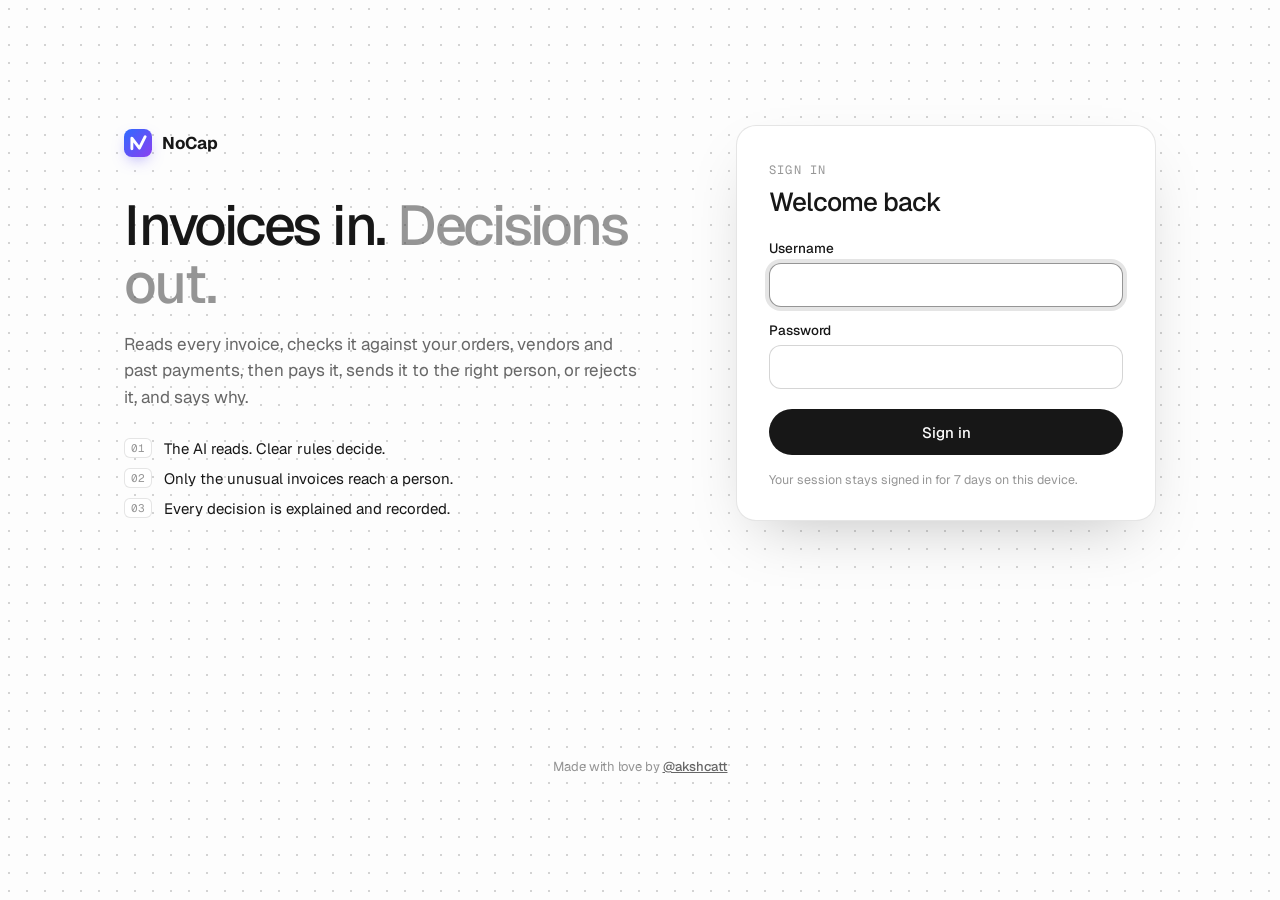
<file: static/login.html>
<!doctype html>
<html lang="en">
<head>
  <meta charset="utf-8" />
  <meta name="viewport" content="width=device-width, initial-scale=1" />
  <title>Sign in · NoCap</title>
  <meta name="theme-color" content="#171717" />
  <link rel="preconnect" href="https://fonts.googleapis.com" />
  <link rel="preconnect" href="https://fonts.gstatic.com" crossorigin />
  <link href="https://fonts.googleapis.com/css2?family=Geist:wght@400;500;600&family=Geist+Mono:wght@400;500&display=swap" rel="stylesheet" />
  <link rel="stylesheet" href="/static/login.css" />
  <link rel="icon" href="data:image/svg+xml,<svg xmlns='http://www.w3.org/2000/svg' viewBox='0 0 32 32'><defs><linearGradient id='g' x1='0' y1='0' x2='1' y2='1'><stop offset='0' stop-color='%232f6bff'/><stop offset='1' stop-color='%238b3ef0'/></linearGradient></defs><rect width='32' height='32' rx='9' fill='url(%23g)'/><path d='M9 22.5V10.5l8.6 11.4L24.2 8.8' stroke='white' stroke-width='3.3' fill='none' stroke-linecap='round' stroke-linejoin='round'/></svg>" />
</head>
<body>
  <main class="wrap">
    <section class="pitch">
      <div class="brand"><span class="logo"><svg viewBox="0 0 32 32" aria-hidden="true"><defs><linearGradient id="nc-g" x1="0" y1="0" x2="1" y2="1"><stop offset="0" stop-color="#2f6bff"/><stop offset="1" stop-color="#8b3ef0"/></linearGradient></defs><rect width="32" height="32" rx="9" fill="url(#nc-g)"/><path d="M9 22.5V10.5l8.6 11.4L24.2 8.8" stroke="#fff" stroke-width="3.3" fill="none" stroke-linecap="round" stroke-linejoin="round"/></svg></span><b>NoCap</b></div>
      <h1>Invoices in. <em>Decisions out.</em></h1>
      <p>Reads every invoice, checks it against your orders, vendors and past payments, then pays it, sends it to the right person, or rejects it, and says why.</p>
      <ul><li><span>01</span>The AI reads. Clear rules decide.</li><li><span>02</span>Only the unusual invoices reach a person.</li><li><span>03</span>Every decision is explained and recorded.</li></ul>
    </section>
    <section class="card">
      <span class="eyebrow">Sign in</span>
      <h2>Welcome back</h2>
      <p class="err" id="err" hidden></p>
      <form method="post" action="/login" autocomplete="on">
        <label>Username<input name="username" autocomplete="username" required autofocus /></label>
        <label>Password<input name="password" type="password" autocomplete="current-password" required /></label>
        <button type="submit">Sign in</button>
      </form>
      <p class="fine">Your session stays signed in for 7 days on this device.</p>
    </section>
    <p class="credit">Made with love by <a href="https://github.com/akshcatt" target="_blank" rel="noopener">@akshcatt</a></p>
  </main>
  <script>
    const e = new URLSearchParams(location.search).get("e");
    if (e) { const el = document.getElementById("err"); el.hidden = false;
      el.textContent = e === "locked" ? "Too many attempts. Wait a few minutes and try again." : "That username and password don't match."; }
  </script>
</body>
</html>
</file>
<file: static/login.css>
:root { --bg: #fdfdfd; --surface: #fff; --ink: #171717; --ink-2: #2d2d2db8; --ink-3: #2d2d2d80; --line: #2d2d2d1f; --line-strong: #2d2d2d33; --accent: #2f6bff; --bad: #b8323f; --bad-soft: #fdeeee;
  --sans: "Geist", ui-sans-serif, system-ui, sans-serif; --mono: "Geist Mono", ui-monospace, monospace; color-scheme: light; }
@media (prefers-color-scheme: dark) { :root { --bg: #0b0b0b; --surface: #141414; --ink: #ededed; --ink-2: #edededb3; --ink-3: #ededed73; --line: #ffffff1a; --line-strong: #ffffff2e; --bad: #e0607a; --bad-soft: #e0607a1a; color-scheme: dark; } }
* { box-sizing: border-box; }
body { margin: 0; font-family: var(--sans); background: var(--bg); color: var(--ink); -webkit-font-smoothing: antialiased;
  background-image: radial-gradient(var(--line-strong) 1px, transparent 1px); background-size: 18px 18px; }
.wrap { min-height: 100vh; display: grid; grid-template-columns: minmax(0, 1.1fr) minmax(0, 420px); gap: 48px; align-items: center; max-width: 1080px; margin: 0 auto; padding: 40px 24px; }
.brand { display: flex; align-items: center; gap: 10px; font-size: 17px; letter-spacing: -.02em; margin-bottom: 40px; }
.logo { width: 28px; height: 28px; display: inline-flex; color: var(--ink); }
h1 { font-size: clamp(34px, 5vw, 56px); font-weight: 500; letter-spacing: -.04em; line-height: 1.04; margin: 0 0 18px; }
h1 em { font-style: normal; color: var(--ink-3); }
.pitch p { color: var(--ink-2); font-size: 17px; line-height: 1.55; max-width: 520px; margin: 0 0 28px; }
.pitch ul { list-style: none; padding: 0; margin: 0; display: grid; gap: 10px; }
.pitch li { display: flex; gap: 12px; align-items: center; font-size: 15px; }
.pitch li span { font-family: var(--mono); font-size: 11px; color: var(--ink-3); border: 1px solid var(--line); border-radius: 6px; padding: 2px 6px; background: var(--surface); }
.card { background: var(--surface); border: 1px solid var(--line); border-radius: 20px; padding: 32px; box-shadow: 0 24px 60px -24px #00000040; }
.eyebrow { font-family: var(--mono); font-size: 12px; text-transform: uppercase; letter-spacing: .1em; color: var(--ink-3); }
h2 { font-size: 26px; font-weight: 500; letter-spacing: -.03em; margin: 6px 0 20px; }
form { display: grid; gap: 14px; }
label { display: grid; gap: 6px; font-size: 13.5px; font-weight: 500; }
input { height: 44px; border: 1px solid var(--line-strong); border-radius: 12px; padding: 0 14px; font: inherit; font-size: 15px; background: var(--surface); color: var(--ink); outline: none; }
input:focus { border-color: var(--ink-3); box-shadow: 0 0 0 4px var(--line); }
button { height: 46px; border-radius: 999px; border: 0; background: var(--ink); color: var(--bg); font: inherit; font-weight: 500; font-size: 15px; cursor: pointer; margin-top: 6px; }
button:hover { opacity: .88; }
.err { background: var(--bad-soft); color: var(--bad); border-radius: 10px; padding: 10px 12px; font-size: 13.5px; margin: 0 0 14px; }
.fine { color: var(--ink-3); font-size: 12.5px; margin: 16px 0 0; }
@media (max-width: 820px) { .wrap { grid-template-columns: minmax(0, 1fr); gap: 28px; } .brand { margin-bottom: 24px; } }
.credit { grid-column: 1 / -1; text-align: center; font-size: 13px; color: var(--ink-3); margin: 18px 0 0; }
.credit a { color: var(--ink-2); font-weight: 500; }
.logo { box-shadow: 0 6px 16px -6px #5b4bf5aa; border-radius: 9px; }
</file>
